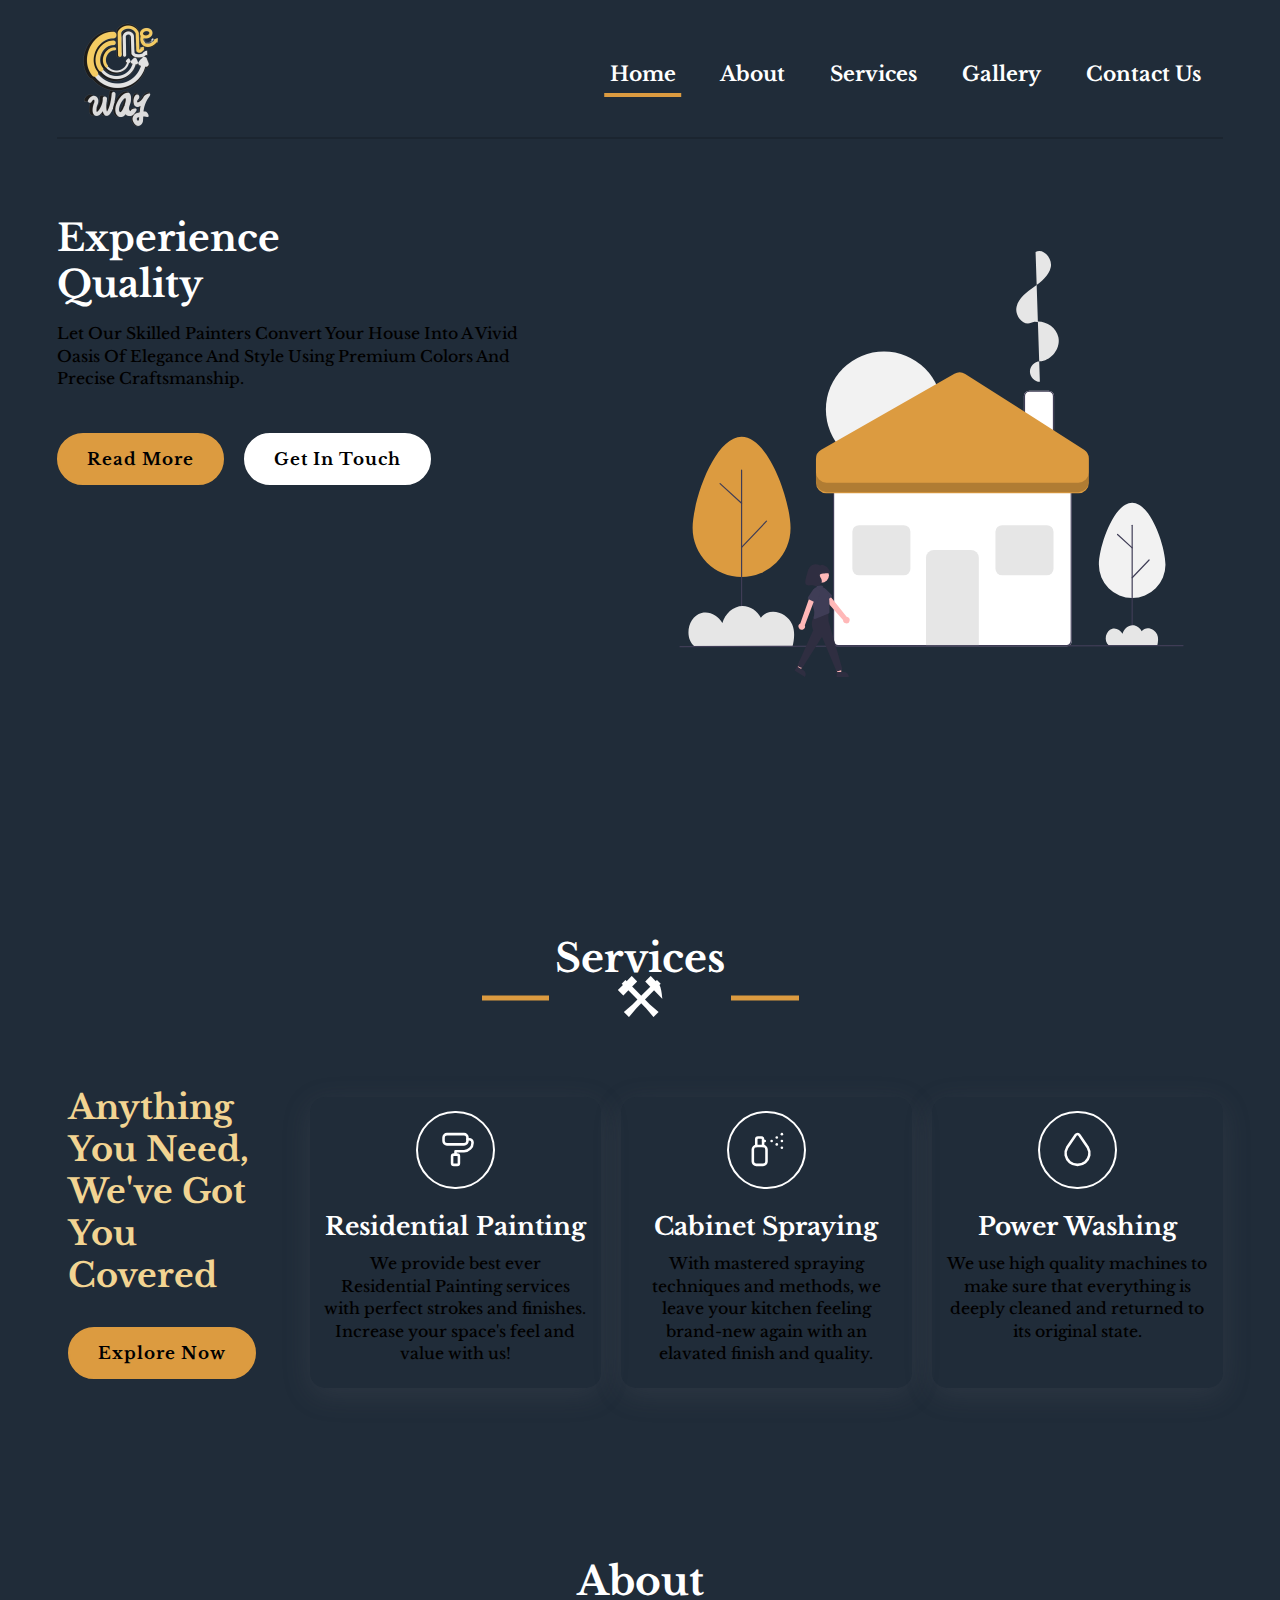
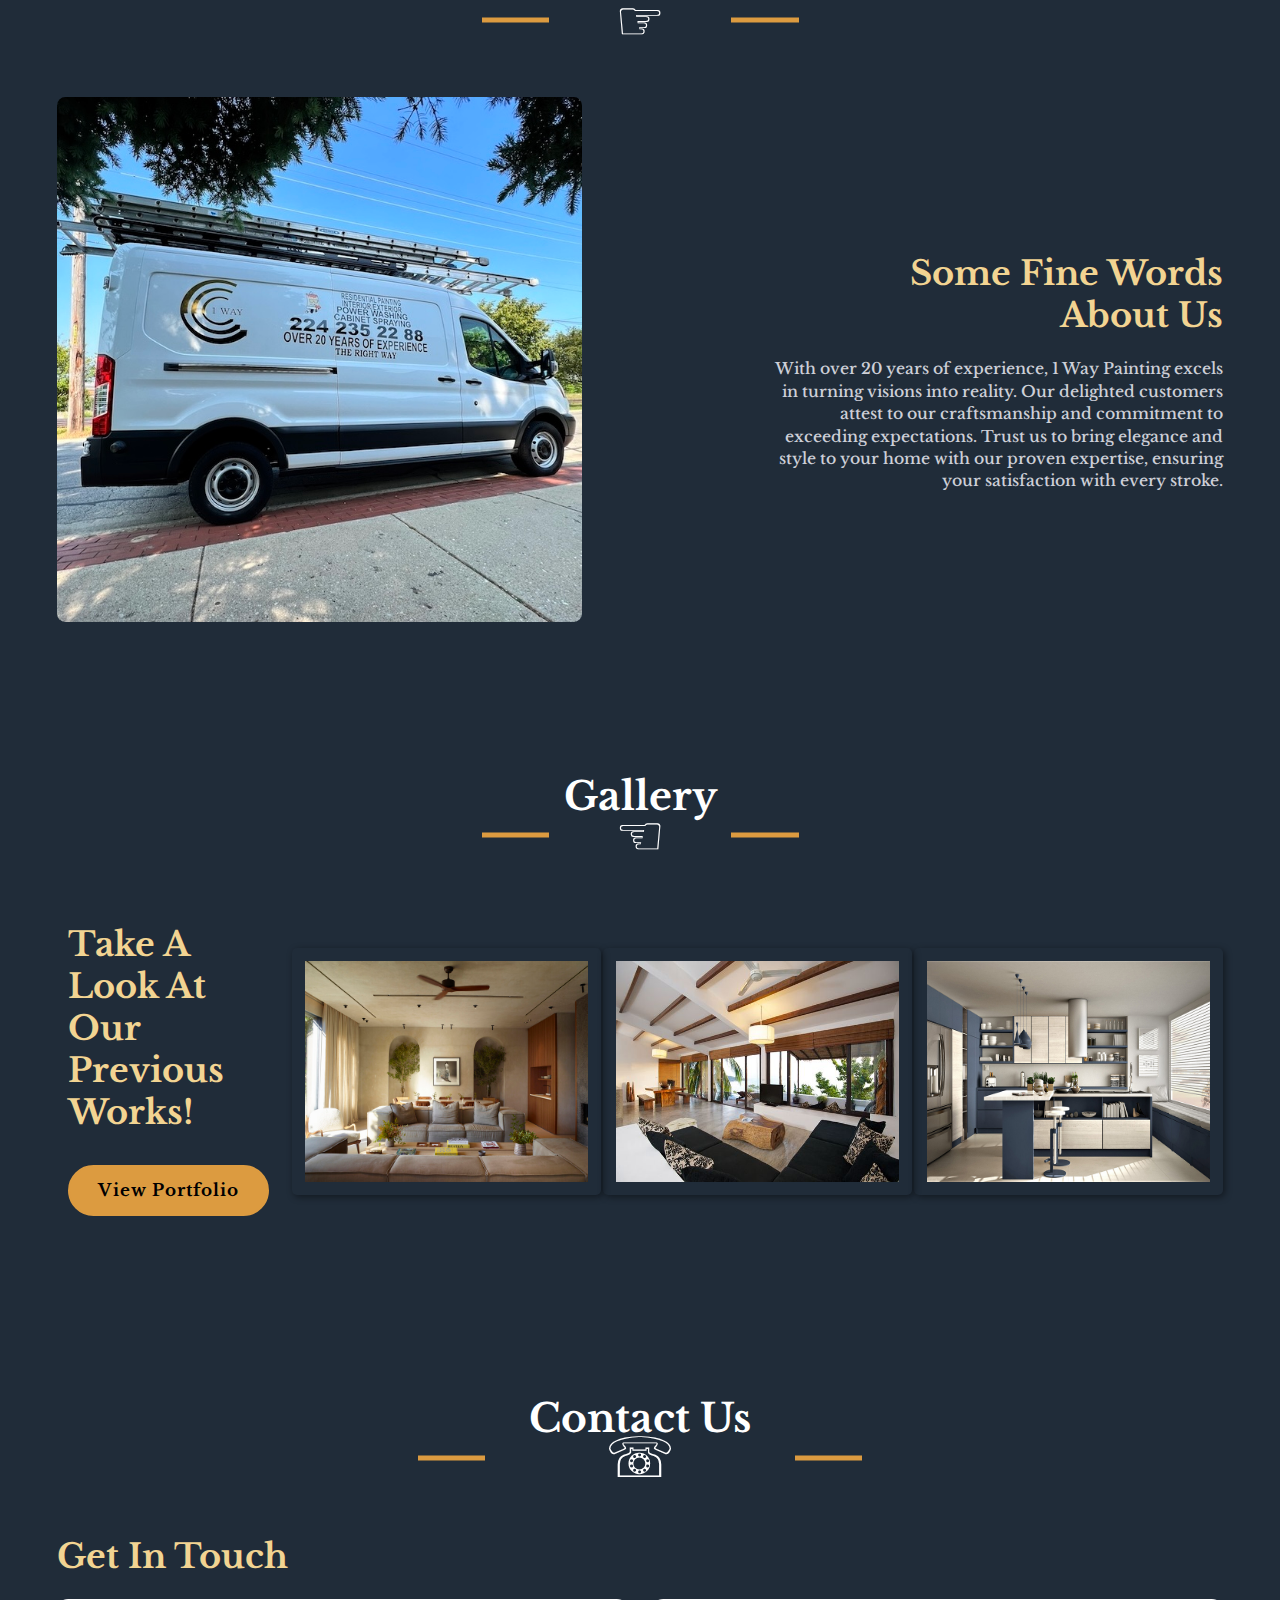
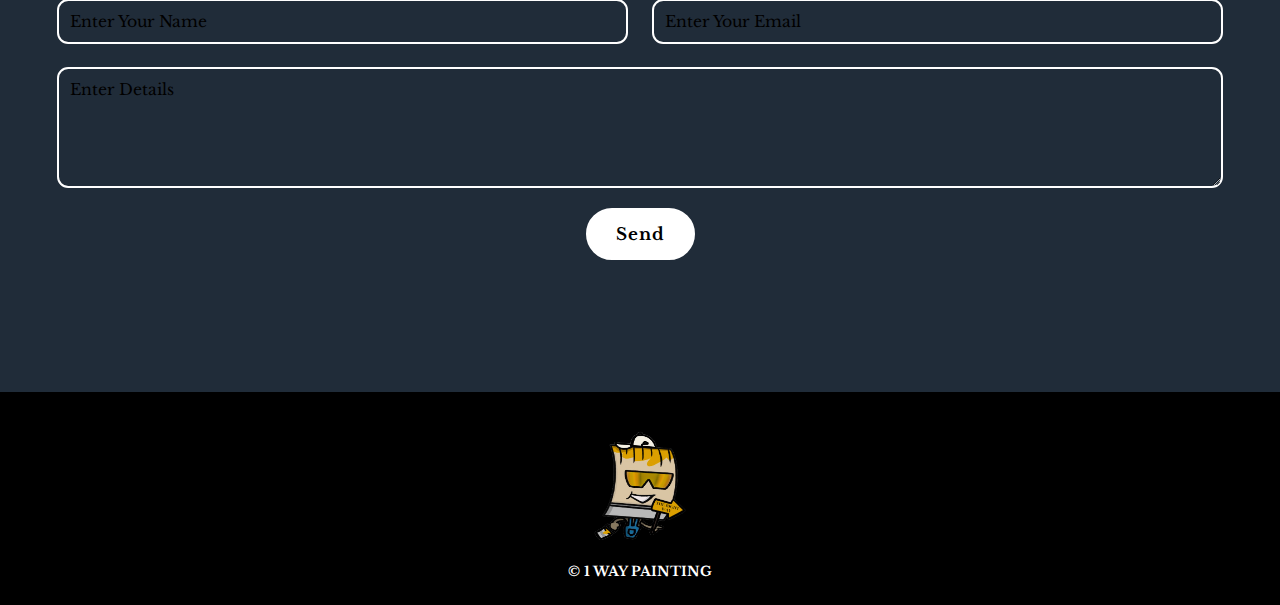
<file: index.html>
<!DOCTYPE html>
<html lang="en">
<head>
    <!-- Google tag (gtag.js) -->
    <script async src="https://www.googletagmanager.com/gtag/js?id=G-SENTG9GVPT"></script>
    <script>
        window.dataLayer = window.dataLayer || [];
        function gtag(){dataLayer.push(arguments);}
        gtag('js', new Date());
        gtag('config', 'G-SENTG9GVPT');        
    </script>
    <meta charset="UTF-8">
    <meta http-equiv="X-UA-Compatible" content="IE=edge">
    <meta name="viewport" content="width=device-width, initial-scale=1.0">


    <!-------------------------------------------------
       Title
    -------------------------------------------------->
    <title>1 Way Painting</title>


    <!-------------------------------------------------
        Link Favicon
     -------------------------------------------------->
    <link rel="icon" type="image/png" href="images/ClearLogoIcon.png">


    <!---------------------------------------------------
        Link External Custom Style Sheets
     ----------------------------------------------------->
    <link rel="stylesheet" href="css/utils.css">
    <link rel="stylesheet" href="css/style.css">
    <link rel="stylesheet" href="css/media-queries.css">


</head>

<body>

    <!---------------------------------------------------
        Wrapper Start
     ----------------------------------------------------->
    <div class="wrapper">

        <!---------------------------------------------------
              Header Start
         ----------------------------------------------------->
        <header id="home" class="max-width  padding-x">

            <!---------------------------------------------------
              Nav Start
            ----------------------------------------------------->
            <nav class="navbar flex">

                <!---------------------------------------------------
                    Logo Start
                ----------------------------------------------------->
                <div class="logo-box">
                    <img src="images/RetroLogo.png"></img>
                    <h1 class="logo"><span class="red"></span></h1>
                </div> 

                <!---------------------------------------------------
                    Place Checkbox Immediate Before Menubar to Display When Checked Using Adjacent Sibling
                ----------------------------------------------------->
                <input type="checkbox" id="checkbox">

                <!---------------------------------------------------
                   Menubar Start
                ----------------------------------------------------->
                <div class="menubar">
                    <ul class="flex">
                        <li><a href="#home">Home</a></li>
                        <li><a href="#about">About</a></li>
                        <li><a href="#services">Services</a></li>
                        <li><a href="#gallery">Gallery</a></li>
                        <li><a href="#contact">Contact Us</a></li>
                    </ul>
                </div>

                <label class="toggle" for="checkbox">&#8801;</label>

            </nav>
            <!---------------------------------------------------
               Nav End
            ----------------------------------------------------->

            <!---------------------------------------------------
               Banner Section Start
            ----------------------------------------------------->
            <section class="banner flex">

                <!---------------------------------------------------
                   Banner Left
                ----------------------------------------------------->
                <div class="banner-left">
                    <h1>Experience<br> Quality <br></h1>
                    <p>Let our skilled painters convert your house into a vivid oasis of elegance and style using premium colors and precise craftsmanship.
                    </p>
                    <button class="common-btn">Read More</button>
                    <button class="common-btn-2">Get in touch</button>
                </div>

                <!---------------------------------------------------
                   Banner Right
                ----------------------------------------------------->
                <div class="banner-right">
                    <img src="images/Sweet Home.svg" alt="Banner-img" width="845" height="426">
                </div>

            </section>
            <!---------------------------------------------------
               Banner Section End
            ----------------------------------------------------->  

        </header>
        <!---------------------------------------------------
              Header End
         ----------------------------------------------------->


        <!---------------------------------------------------
            Services Section Start
        ----------------------------------------------------->
        <section id="services" class="max-width padding-y padding-x">

            <!---------------------------------------------------
               Section Header Start
            ----------------------------------------------------->
            <div class="section-header">
                <h1>Services</h1>
                <span>&#9874;</span>
            </div>

            <!---------------------------------------------------
               Services Boxes
            ----------------------------------------------------->
            <div class="services-row flex">

                <div class="service-col-1">
                    <h1>Anything you need, we've got you covered</h1>
                    <button class="common-btn">Explore Now</button>
                </div>

                <div class="service-col">
                    <div class="service-col-img-box flex">
                        <img src="images/Roller Brush.svg" alt="">
                    </div>
                    <h2>Residential Painting</h2>
                    <p>We provide best ever Residential Painting services with perfect strokes and finishes. Increase your space's feel and value with us!
                    </p>
                </div>

                <div class="service-col">
                    <div class="service-col-img-box flex">
                        <img src="images/spray Paint.svg" alt="">
                    </div>
                    <h2>Cabinet Spraying</h2>
                    <p>With mastered spraying techniques and methods, we leave your kitchen feeling brand-new again with an elavated finish and quality.
                    </p>
                </div>
                <div class="service-col">
                    <div class="service-col-img-box flex">
                        <img src="images/dropWater.svg" alt="">
                    </div>
                    <h2>Power Washing</h2>
                    <p>We use high quality machines to make sure that everything is deeply cleaned and returned to its original state.
                    </p>
                </div>
            </div>

        </section>
        <!---------------------------------------------------
            Services Section End
        ----------------------------------------------------->
        <!---------------------------------------------------
            About Section Start
        ----------------------------------------------------->
        <section id="about" class="max-width padding-y  padding-x">

            <!---------------------------------------------------
                 About Section Header
            ----------------------------------------------------->
            <div class="section-header">
                <h1>About</h1>
                <span>&#9758</span>
            </div>


            <div class="about-row flex">

                <!---------------------------------------------------
                   About Left
                ----------------------------------------------------->
                <div class="about-left">
                    <img src="images/BestWorkVan.jpeg" alt="">
                </div>

                <!---------------------------------------------------
                   About Right
                ----------------------------------------------------->
                <div class="about-right">
                    <h2>Some Fine words <br> about us</h2>
                    <p>With over 20 years of experience, 1 Way Painting excels in turning visions into reality. Our delighted customers attest to our craftsmanship and commitment to exceeding expectations. Trust us to bring elegance and style to your home with our proven expertise, ensuring your satisfaction with every stroke. </p>
                    
                </div>

            </div>

        </section>
        <!---------------------------------------------------
            About Section End
        ----------------------------------------------------->


        <!---------------------------------------------------
            Gallery Section Start
        ----------------------------------------------------->
        <section id="gallery" class="max-width padding-y padding-x">

            <!---------------------------------------------------
                 Gallery Section Header
            ----------------------------------------------------->
            <div class="section-header">
                <h1>Gallery</h1>
                <span>&#9756;</span>
            </div>

            <!---------------------------------------------------
                 Gallery Images
            ----------------------------------------------------->


            

            <div class="gallery-row flex">
                <div class="service-col-1">
                    <h1>Take a look at our previous works!</h1>
                    <button class="common-btn">View Portfolio</button>
                </div>
                <div class="gallery-box"><img src="images/houseInterior1.jpeg" alt=""></div>
                <div class="gallery-box"><img src="images/houseInterior3.jpeg" alt=""></div>
                <div class="gallery-box"><img src="images/houseInterior4.jpeg" alt=""></div>
            </div>

        </section>
        <!---------------------------------------------------
            Gallery Section End
        ----------------------------------------------------->
        <!---------------------------------------------------
            Contact Section Start
        ----------------------------------------------------->
        <section id="contact" class="max-width padding-y padding-x">

            <!---------------------------------------------------
                Contact Section Header
             ----------------------------------------------------->
            <div class="section-header">
                <h1>Contact Us</h1>
                <span>&#9743;</span>
            </div>

            <h1>Get In Touch</h1>
            <div class="contact-row flex">
                <input type="text" placeholder="Enter Your Name">
                <input type="text" placeholder="Enter Your Email">
                <textarea cols="30" rows="5" placeholder="Enter Details"></textarea>
            </div>
            <button class="common-btn-2">Send</button>

        </section>
        <!---------------------------------------------------
            Contact Section End
        ----------------------------------------------------->
        <!---------------------------------------------------
           Footer Start
        ----------------------------------------------------->
        <footer class="padding-x">
            <img src="images/1WAYmascotCLEAR.png" alt="ClearLogo" width="121" height="143">
            <p>&copy; 1 Way Painting</p>
        </footer>
        <!---------------------------------------------------
           Footer End
        ----------------------------------------------------->

    </div>
    <!---------------------------------------------------
        Wrapper End
     ----------------------------------------------------->

</body>

</html>
</file>
<file: css/utils.css>
/*************************************************************
     Utility Classes Start
**************************************************************/
.max-width {
    max-width: 1200px;
    margin: auto;
}

.padding-x {
    padding-left: 1.5rem;
    padding-right: 1.5rem;
}

.padding-y {
    padding-top: 10rem;
    padding-bottom: 10rem;
}

.flex {
    display: flex;
    flex-wrap: wrap;
    align-items: center;
    justify-content: space-between;
}

.red {
    color: var(--red);
}

.common-btn,
.common-btn-2 {
    background-color: var(--red);
    border: 2px solid var(--red);
    border-radius: 2.5rem;
    padding: 1.2rem 2.5rem;
    color: var(--black);
    font-weight: bold;
    text-transform: capitalize;
    margin: 1.8rem 0;
}

.common-btn-2 {
    background-color: var(--blue);
    border: 2px solid var(--blue);
}


@media (hover:hover) {

    .common-btn:hover {
        background-color: transparent;
        color: var(--red);
    }

    .common-btn-2:hover {
        background-color: transparent;
        color: var(--blue);
    }
}

/*************************************************************
    Utility Classes End
**************************************************************/
</file>
<file: css/media-queries.css>
/******************************************************************** 
    Media Queries Start
*********************************************************************/

@media screen and (min-width:1800px) {
    html {
        font-size: 75%;
    }

    .banner {
        min-height: 80vh;
    }

    .banner-right {
        padding-top: 0;
    }

}

@media screen and (max-width:1280px) {
    html {
        font-size: 70%;
    }
}

@media screen and (max-width:1100px) and (max-height:800px) {
    html {
        font-size: 62%;
    }

    .logo-box .logo {
        font-size: 2.5rem;
    }

    .menubar ul li {
        padding: 1rem 1.2rem;
    }
}



@media screen and (max-width:1100px) and (min-height:801px) {
    html {
        font-size: 52%;
    }

    header {
        min-height: 60vh;
    }

}


@media screen and (max-width:850px) {
    html {
        font-size: 95%;
    }


    .toggle {
        display: flex;
    }

    .navbar {
        flex-direction: column;
        align-items: flex-start;
        justify-content: center;
        margin-bottom: 5rem;
    }

    .logo-box {
        margin-bottom: 1rem;
    }

    .search-box {
        align-self: center;
        width: 100%;
        padding: 1rem;
        border-radius: 3rem;
    }

    .menubar {
        position: fixed;
        z-index: 10;
        top: 0;
        left: 0;
        width: 20rem;
        min-height: 100vh;
        background-color: var(--red);
        transform: translateX(-100%);
        transition: all 0.4s linear;
        display: flex;
        align-items: center;
    }

    .menubar ul {
        width: 100%;
        flex-direction: column;
        justify-content: unset;
    }

    .menubar ul li {
        margin: 2.5rem 0px;
    }

    .menubar ul li a {
        font-size: 2rem;
        color: var(--white);
    }

    .menubar li.red a {
        color: var(--white);
    }

    .banner-left,
    .banner-right {
        width: 80%;
        margin-top: 75px;
    }

    .services-row {
        justify-content: center;
    }

    .service-col-1,
    .service-col {
        width: 90%;
        margin-bottom: 2rem;
        text-align: center;
    }

    .about-row {
        justify-content: center;
    }

    .about-right,
    .about-left {
        width: 90%;
        margin-bottom: 2rem;
    }

    .gallery-box {
        width: 47%;
    }


    .contact-row input {
        width: 100%;
        margin-top: 2rem;
    }


}


@media screen and (max-width:768px) {
    html {
        font-size: 90%;
    }

    .padding-y {
        padding-top: 5rem;
        padding-bottom: 5rem;
    }

    p,
    button,
    input,
    textarea {
        font-size: 1.8rem;
    }

    .gallery-row {
        justify-content: center;
    }

    .gallery-box {
        width: 90%;
    }

}


@media screen and (max-width:650px) {
    html {
        font-size: 70%;
    }


    .service-col-1,
    .service-col {
        width: 100%;
    }


    .about-right,
    .about-left {
        width: 100%;
    }

    .gallery-box {
        width: 100%;
        height: 30rem;
    }

}

@media only screen and (max-width:450px) and (max-height:700px) {
    html {
        font-size: 52%;
    }
}

@media only screen and (max-width:450px) and (min-height:701px) {
    html {
        font-size: 58%;
    }
}


@media only screen and (max-width:300px) {
    html {
        font-size: 45%;
    }
}

@media only screen and (max-width:230px) {
    html {
        font-size: 35%;
    }

    * {
        word-wrap: break-word;
    }
}


/******************************************************************** 
    Media Queries End
*********************************************************************/
</file>
<file: css/style.css>
/**********************************************************
  Reset Default Properties Start
**********************************************************/
@import url('https://fonts.googleapis.com/css2?family=Libre+Baskerville:wght@400;700&display=swap');

*,
*::before,
*::after {
  margin: 0;
  padding: 0;
  box-sizing: border-box;
}


::-webkit-scrollbar {
    width: 1rem;
}

::-webkit-scrollbar-track {
    box-shadow: 0 0 .4rem rgba(0, 0, 0, 0.288) inset;
    background-color: var(--white);
    border-radius: 5rem;
}

::-webkit-scrollbar-thumb {
    background-color: var(--red);
    border-radius: 7rem;
}


html {
  font-size: 62.5%;
  /* Now 1rem = 1em = 10px */
  overflow-x: hidden;
  scroll-behavior: smooth;
}

body{
  overflow: hidden;
}


/**********************************************************
  Reset Default Properties End
**********************************************************/


/**********************************************************
  Variables Start
**********************************************************/
:root {

  /* Theme Colors */
  --red: #dc9b40;
  --blue: #ffffff;
  --white: #cdcfd7;
  --black: #000000;
  --Grey:  rgb(36, 36, 36);
  --NiceBlue: #202c39;
  --PastelYellow: #f2d492;

  /* Theme Fonts */
  --font-family-1: 'Libre Baskerville', serif;
}

/**********************************************************
  Variables End
**********************************************************/


/**********************************************************
  Common Properties to Frequently Used Elements Start
**********************************************************/
body {
  font-family: var(--font-family-1);
  text-transform: capitalize;
  background-color: var(--NiceBlue);
  background-image: url();
}

a {
  text-decoration: none;
  display: inline-block;
}

li {
  list-style-type: none;
}

button {
  border: none;
  cursor: pointer;
  font-family: var(--font-family-1);
  font-size: 1.5rem;
  font-weight: 500;
  letter-spacing: 1px;
  transition: all .3s linear;
}

img {
  display: inline-block;
}

input,
textarea {
  background-color: transparent;
  outline: none;
  font-size: 1.4rem;
  font-family: var(--font-family-1);
  color: var(--black);
}

::placeholder {
  color: var(--black);
}

p {
  font-size: 1.4rem;
  color: var(--black);
  line-height: 2rem;
  font-weight: 500;
}

/**********************************************************
    Common Properties to Frequently Used Elements End
**********************************************************/



/**********************************************************
  Frequently Used Components In This Website Start
**********************************************************/

/**********************************************************
  Section Header For All Sections Start
**********************************************************/
.section-header {
  padding: 2rem 0;
  text-align: center;
}

.section-header h1 {
  color: var(--blue);
  font-size: 3.5rem;
  text-transform: u;
}

.section-header span {
  font-size: 5rem;
  position: relative;
  top: -20px;
  color: var(--blue);
  display: inline-block;
  transition: all 0.8s linear;
}

.section-header span::before,
.section-header span::after {
  content: "";
  position: absolute;
  left: -267%;
  top: 50%;
  transform: translateY(-50%);
  width: 6rem;
  height: 5px;
  background-color: var(--red);
}

.section-header span::after {
  left: initial;
  right: -267%;
}

/**********************************************************
Frequently Used Components In This Website End
**********************************************************/


/***********************************************************************************************
  Actual Document Styling Start
***********************************************************************************************/


/**********************************************************
  Styling Position Fixed Elements Start
**********************************************************/

/**********************************************************
  Styling Position Fixed Elements End
**********************************************************/


/**********************************************************
  Wrapper Start
**********************************************************/
.wrapper {
  width: 100vw;
  height: auto;
}

/**********************************************************
  Header Start
**********************************************************/
header {
  min-height: 100vh;
  position: relative;
  padding-bottom: 5rem;
}

/**********************************************************
  Navbar Start
**********************************************************/
.navbar {
  padding-top: 1rem;
  padding-bottom: .1rem;
  border-bottom: 2px solid rgba(0, 0, 0, 0.144);
}

/**********************************************************
  Logo Start
**********************************************************/
/* Style for logo within the navbar */
.logo-box img {
  max-width: 25%;
  height: auto;
  display: block;
}

.logo-box .logo {
  color: var(--blue);
  font-size: 2.8rem;
  position: relative;
}

/**********************************************************
  Menubar Start
**********************************************************/
.menubar ul li a {
  color:var(--blue);
  font-size: 1.8rem;
  font-weight: bold;

}

.menubar ul li {
  padding: 1rem 2rem;
  position: relative;
  cursor: pointer;
}

.menubar ul li::after {
  position: absolute;
  content: "";
  width: 0;
  height: 4px;
  background-color: var(--red);
  bottom: 0;
  left: 50%;
  transform: translateX(-50%);
  transition: all 0.3s linear;
}

@media (hover:hover) {

  .menubar ul li:hover::after,
  .menubar ul li:first-child::after {
    width: 70%;
  }
}

/**********************************************************
  Search Box Start
**********************************************************/
.search-box {
  box-shadow: rgba(99, 99, 99, 0.2) 0px 2px 8px 0px;
  border-radius: 1.8rem;
  padding: 0.5rem 1rem;
}

.search-box input {
  border: none;
}

.search-box img {
  width: 2.4rem;
  cursor: pointer;
}

/**********************************************************
  Toggle Button On Mobiles Start
**********************************************************/
.toggle {
  width: 4rem;
  height: 4rem;
  position: absolute;
  top: 1.5rem;
  right: 1.5rem;
  border: 2px solid var(--black);
  border-radius: 5px;
  font-size: 3rem;
  justify-content: center;
  font-weight: bold;
  display: none;
}

#checkbox {
  display: none;
}

#checkbox:checked+.menubar {
  transform: translateX(0);
}

/**********************************************************
  Banner Section Start
**********************************************************/

.hero-section {
  background-image: url('path/to/your-hero-image.jpg'); /* Replace with your image path */
  background-size: cover;
  background-position: center;
  position: relative;
}

/**********************************************************
  Banner Left Start
**********************************************************/
.banner-left {
  width: 40%;
}

.banner-left h1 {
  color: var(--blue);
  font-size: 3.3rem;
  margin-bottom: 1.5rem;
  margin-top: -100px;
}

.banner-left h1::after {
  content: "";
  color: var(--red);
  font-size: 4rem;
  text-transform: capitalize;
  animation: change-content 10s ease infinite;
}


.banner-left p {
  margin-bottom: 2rem;
}

.banner-left button:not(:last-child) {
  margin-right: 1.5rem;
}

/**********************************************************
  Banner Right Start
**********************************************************/
.banner-right {
  width: 50%;
  padding-top: 10rem;
}

.banner-right img {
  width: 100%;
}

/**********************************************************
  Banner Section End
**********************************************************/

/**********************************************************
  Header End
**********************************************************/

/**********************************************************
  Services Section Start
**********************************************************/

/**********************************************************
  Services Boxes
**********************************************************/
#services {
  margin-bottom: -100px;
  margin-top: -100px
}
.service-col-1 {
  width: 20%;
  padding: 1rem;
}

.service-col-1 h1 {
  color: var(--PastelYellow);
  font-size: 3rem;
  margin-bottom: 1rem;
}

.service-col {
  width: 25%;
  padding: 1.2rem;
  box-shadow: rgba(100, 100, 111, 0.2) 0px 7px 29px 0px;
  height: 26rem;
  text-align: center;
  transition: all .3s linear;
  border-radius: 15px;
  text-transform: none;
  font-weight: bold;
  

}

@media (hover:hover) {
  .service-col:hover {
    box-shadow: rgba(0, 0, 0, 0.35) 0px 5px 15px;
    cursor: pointer;
  }
}

.service-col-img-box {
  margin: auto;
  margin-bottom: 2rem;
  width: 7rem;
  height: 7rem;
  border: 2px solid var(--blue);
  border-radius: 50%;
  justify-content: center;
}

.service-col-img-box img {
  width: 55%;
}

.service-col h2 {
  font-size: 2.2rem;
  color: var(--blue);
  margin-bottom: 1rem;
}

/**********************************************************
  Services Section End
**********************************************************/


/**********************************************************
  About Section Start
**********************************************************/

/**********************************************************
  About Left
**********************************************************/
#about {
  margin-bottom: -100px;
}
.about-left {
  width: 45%;
}

.about-left img {
  width: 100%;
  border-radius: 0.75rem;
}

/**********************************************************
  About Right
**********************************************************/
.about-right {
  padding-top: 2rem;
  width: 40%;
  text-align: right;
}

.about-right h2 {
  color: var(--PastelYellow);
  font-size: 3rem;
  margin-bottom: 2rem;
}
.about-right p{
  color: #cdcfd7;
  text-transform:none;
}

/**********************************************************
  About Section End
**********************************************************/


/**********************************************************
  Gallery Section Start
**********************************************************/
#gallery {
  margin-bottom: -100px;
}
.gallery-box {
  width: 26.5%;
  margin-bottom: 1.5rem;
  border-radius: .45rem;
  height: 22rem;
  box-shadow: 2px 2px 7px rgba(0, 0, 0, 0.45);
  overflow: hidden;
  border: 13px solid transparent;
  transition: all 0.3s linear;
  cursor: pointer;
}

@media (hover:hover) {
  .gallery-box:hover {
    transform: scale(1.03);
  }
}

.gallery-box img {
  width: 100%;
  height: 100%;
}


/**********************************************************
  Gallery Section End
**********************************************************/


/**********************************************************
  Contact Section Start
**********************************************************/
#contact {
  text-align: center;
  margin-top: -100px;
}

#contact>h1 {
  color: var(--PastelYellow);
  margin-bottom: 2rem;
  text-align: left;
  font-size: 3rem;
}

.contact-row input,
.contact-row textarea {
  width: 49%;
  padding: 1rem;
  border-radius: 1rem;
  border: 2px solid var(--blue);
}

.contact-row textarea {
  margin-top: 2rem;
  width: 100%;
  resize: vertical;
}

/**********************************************************
  Contact Section End
**********************************************************/


/**********************************************************
  Footer Start
**********************************************************/
footer {
  padding: 2rem 0;
  background-color: var(--black);
  text-align: center;
}

footer h1 {
  font-size: 2.5rem;
  color: var(--NiceBlue);
  margin-bottom: 2rem;
  text-transform: uppercase;
}

footer p {
  font-size: 1.2rem;
  color: white;
  text-transform: uppercase;
  font-weight: bold;
}

/**********************************************************
  Footer End
**********************************************************/


/**********************************************************
  Keyframes For Animations Start
**********************************************************/

/**********************************************************
  Keyframes For Change Banner Heading Content
**********************************************************/

@keyframes change-content {
  0% {
    content: "Residential Painting";
  }

  30% {
    content: "Power Washing";
  }

  60% {
    content: "Cabinet Spraying";
  }

  100% {
    content: "And More";
  }
}

/**********************************************************
  Keyframes For Animations End
**********************************************************/


/***********************************************************************************************
  Actual Document Styling End
***********************************************************************************************/
</file>
